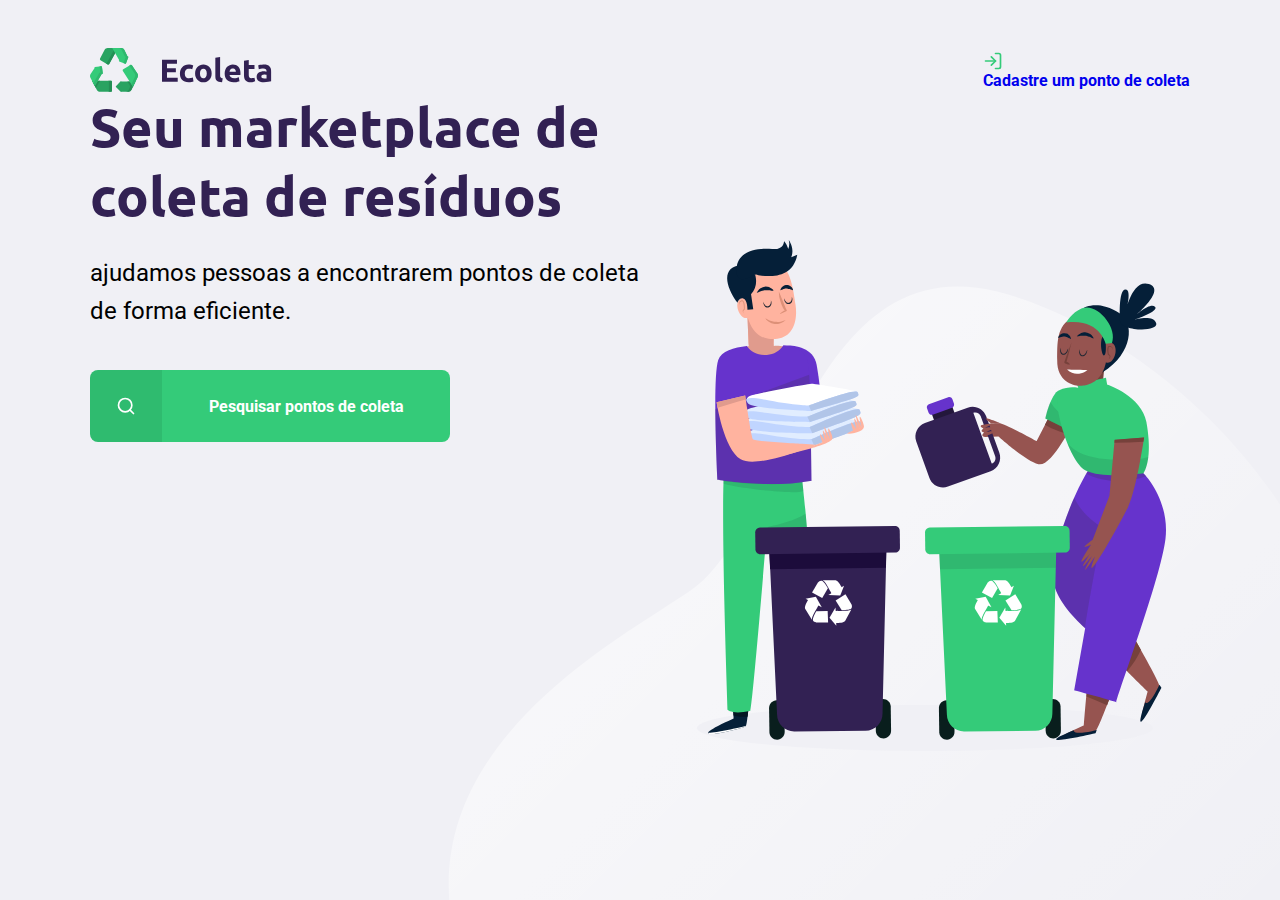
<file: index.html>
<!DOCTYPE html>
<html lang="pt_br">

     <!--
     HTML - Hipertext Markup Language ou (Linguagem de marcação de hiper texto)       
      -->
   <head>
      <meta charset="UTF-8">
      <meta name="viewport" content="width=device-width, initial-scale=1.0">
      <title>Ecoleta</title>
   

      <link href="https://fonts.googleapis.com/css2?family=Roboto&family=Ubuntu:wght@700&display=swap" rel="stylesheet">

      <link rel="stylesheet" href="/styles/main.css">
      <link rel="stylesheet" href="/styles/home.css">
      <link rel="stylesheet" href="/styles/modal.css">


      <link rel="stylesheet" href="/styles/responsive.css">
     
   </head>
<body>


   <div id="page-home">
      <div class="content">
         <header>
            <img src="/assets/logo.svg" alt="Logomarca">
            <a href="http://google.com.br">
               <span></span>
               Cadastre um ponto de coleta
            </a>   
         </header>
   
         <main>
            <h1>Seu marketplace de coleta de resíduos</h1>
        
            <p>ajudamos pessoas a encontrarem pontos de coleta  de forma eficiente.</p>

            <a href="#"><span></span><strong>Pesquisar pontos de coleta</strong></a>
 
         <main>

      </div>
   </div>  
   
   <div id="modal" class="hide">
      <div class="content">
         <div class="header">
            <h1>Pontos de Coleta</h1>
            <a href="#">Fechar</a>
         </div>
         <form action="">
            <label for="search">Cidade</label>
            <div class="search field">
               <input 
               type="text"
               name="search"
               placeholder="Pesquise por Cidade"
               >
               <button>
                  <img src="/assets/search.svg" alt="Buscar">
               </button>

            </div>

         </form>
      </div>
   </div>
   <scripts src="/scripts/index.js"></scripts>
</body>
</html>
</file>
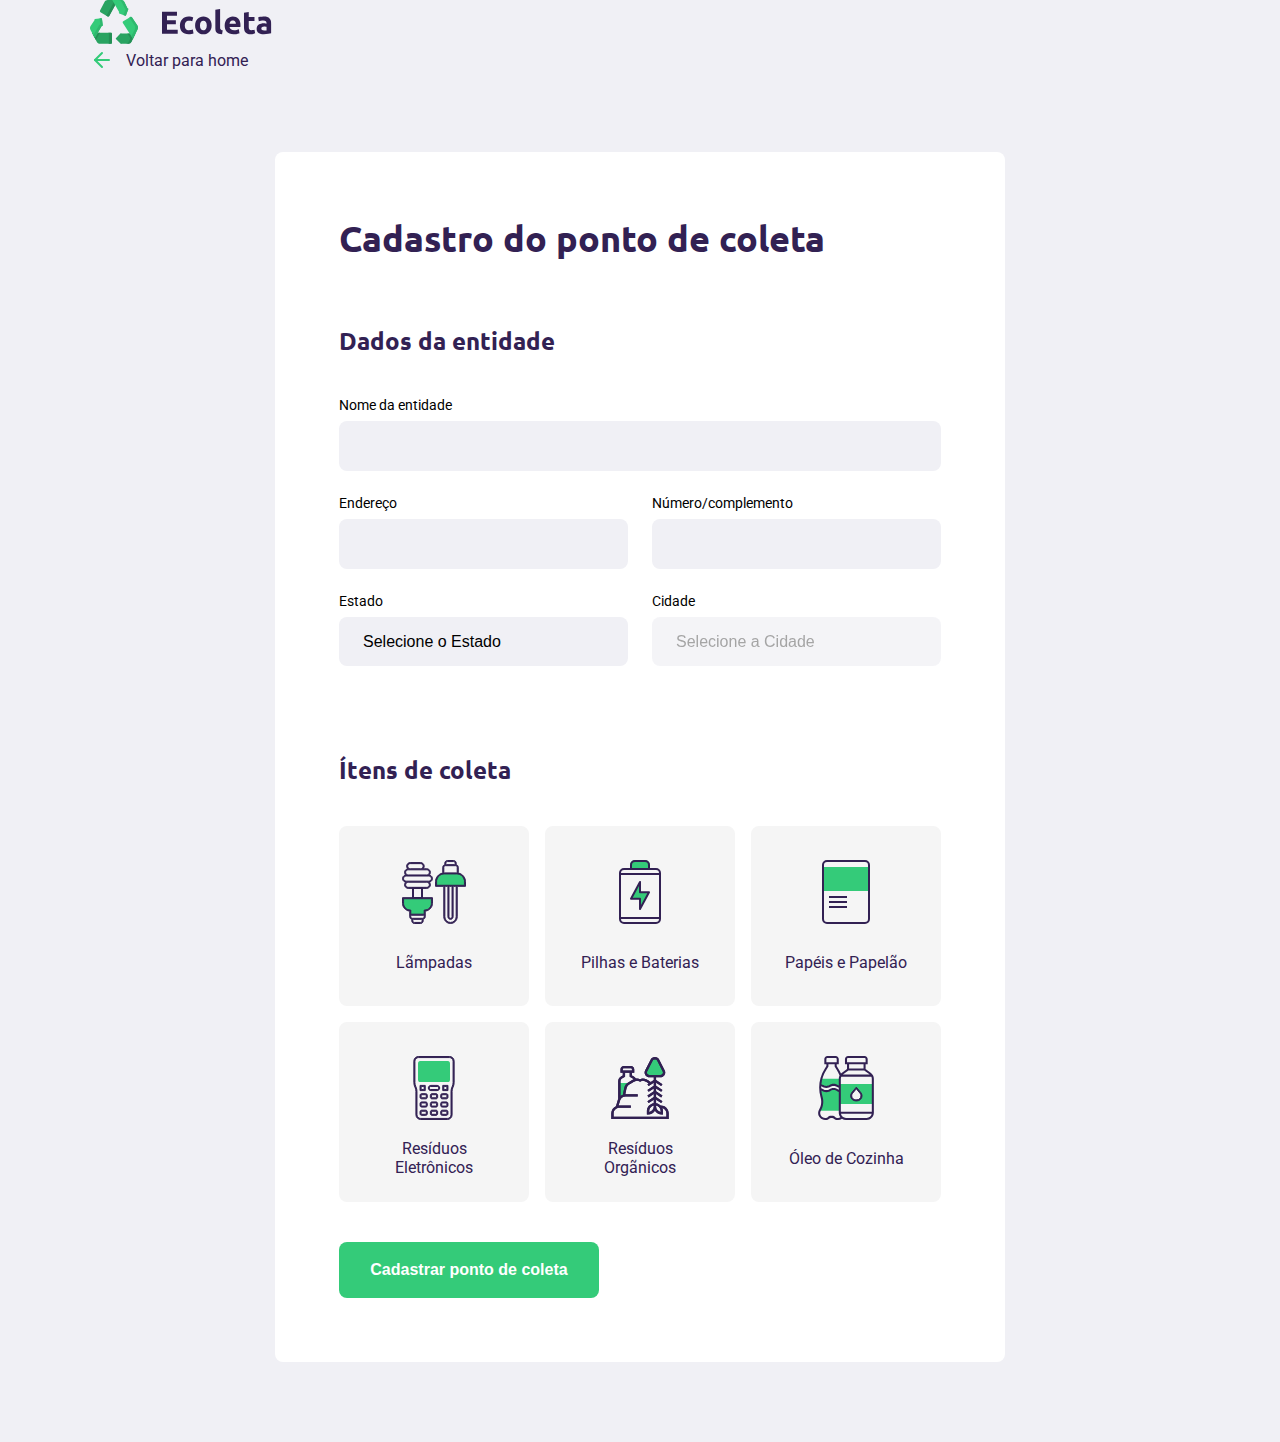
<file: create-point.html>
<!DOCTYPE html>
<html lang="pt_br">

    
   <head>
      <meta charset="UTF-8">
      <meta name="viewport" content="width=device-width, initial-scale=1.0">
      <title>Criar um ponto de coleta</title>
   
      
      <link href="https://fonts.googleapis.com/css2?family=Roboto&family=Ubuntu:wght@700&display=swap" rel="stylesheet">

      <link rel="stylesheet" href="/styles/main.css"> 
      <link rel="stylesheet" href="/styles/create-point.css"> 

      <link rel="stylesheet" href="/styles/responsive.css">

   </head>
<body>


   <div id="page-criate-point">
      
         <header>
            <img src="/assets/logo.svg" alt="Logomarca">
            <a href="http://google.com.br">
               <span></span>
               Voltar para home
            </a>   
         </header>

         <form action="">

            <h1>Cadastro do ponto de coleta</h1>

            <fieldset>
                <legend>
                   <h2>Dados da entidade</h2>
                </legend>


                <div class="field">
                     <label for="name">Nome da entidade</label>
                     <input type="text" name="name" required>
                </div>

                <div class="field-group">
                    <div class="field">
                        <label for="address">Endereço</label>
                        <input type="text" name="address"required>
                    </div>

                    <div class="field">
                        <label for="address2">Número/complemento</label>
                        <input type="text" name="address2"required>
                    </div>
                </div>



                <div class="field-group">
                    <div class="field">
                        <label for="state">Estado</label>
                        <select name="uf" required>
                            <option value="">Selecione o Estado</option>
                        </select>

                        <input type="hidden" name="state">
                    </div>

                    <div class="field">
                        <label for="city">Cidade</label>
                        <select name="city" disabled required>
                            <option value="">Selecione a Cidade</option>

                        </select>
                    </div>
                </div>

                
            </fieldset>

            <fieldset>
                <Legend>
                    <h2>Ítens de coleta</h2>
                </Legend>

                <div class="items-grid">
                    <li data-id="1"> 
                        <img src="/assets/lampadas.svg" alt="Lãmpadas">
                        <span>Lãmpadas</span>
                    </li>

                    <li data-id="2">
                        <img src="/assets/baterias.svg" alt="Pilhas e Baterias">
                        <span>Pilhas e Baterias</span>
                    </li>

                    <li data-id="3">
                        <img src="/assets/papeis-papelao.svg" alt="Papéis e Papelão">
                        <span>Papéis e Papelão</span>
                    </li>

                    <li data-id="4">
                        <img src="/assets/eletronicos.svg" alt="Resíduos Eletrônicos">
                        <span>Resíduos Eletrônicos</span>
                    </li>

                    <li data-id="5">
                        <img src="/assets/organicos.svg" alt="Resíduos Orgãnicos">
                        <span>Resíduos Orgãnicos</span>
                    </li>

                    <li data-id="6">
                        <img src="/assets/oleo.svg" alt="Óleo de Cozinha">
                        <span>Óleo de Cozinha</span>
                    </li>
                </div>

                <input type="hidden" name="items">
            
            </fieldset>
                
           

            <button type="submit">Cadastrar ponto de coleta</button>

         </form>
   
   </div> 
   
   <script src="/scripts/create-point.js"></script>

</body>
</html>
</file>
<file: styles/main.css>
﻿
:root {
     --title-color: #322153;
     --primary-color:  #34cb79;
}

  * {
    margin: 0;
    padding: 0;
    box-sizing: border-box;
  }

 html{

        font-family: Roboto, sans-serif; /*com so tem um nome nao é preciso das aspas*/
    }

    body {
         background: #f0f0f5;
         -webkit-font-smoothing: antialiased;
    }

    a {
         text-decoration:  none;
    }

    h1, h2, h3, h4, h5, h6 {
         font-family: 'Ubuntu', sans-serif;
         color: var(--title-color);
    }

    /* BOX MODEL

    Modelo de Caixa
    Toda caixa tem
    largura, altura, espaçamentos,preenchimentos,
    bordas, cor, fundo,maneira que é vista pelo html (display),
    posicionamentos, alinhamentos

*/

/*################################################################
 header foi criado como exemplo - 

    header {
         display: flex;
         align-items: center;
         justify-content: space-between;
      }
     
           .red {
               background-color: red;
               }
           .content { 
              width: 90%;
              max-width: 1100px;
              margin: 0 auto;
         }  

   /*  ########################################################################################
        Tudo que esta ligado a page-home foi deslocado para a criação do arquivo home.css
        na reutilização do codigo observar como desfazer os comentarios. consultar rascunho.txt. 

    #page-home {
         height: 100vh;

         background: url('../assets/home-background.svg') no-repeat;
         background-position: 35vw bottom;
    }

    #page-home .content { 
         width: 90%;
         max-width: 1100px;
         height: 100%;

         margin: 0 auto;

         display: flex;

         flex-direction: column;
    }
    
    #page-home header {

          margin-top: 48px;

          display: flex;
          align-items: center;
          justify-content: space-between;
    }

     #page-home header a {
          display: flex
          color var(--title-color);
          font-weight: 700;
     }

     #page-home header a span {
          margin-right: 16px;
          display: flex;

          background-image:  url('../assets/log-in.svg');

          width: 20px;
          height: 20px;
     }
     #page-home main {
          max-width: 560px;
         /* height: 600px;substituido pelo flex: 1;*/

 /*         flex: 1;

          display: flex;
          flex-direction: column;
          justify-content: center;
     }

     #page-home main h1 {
          font-size: 54px;

          /* color: var(--title-color); */
     }

  /*   #page-home main p {
          font-size: 24px;
          line-height: 38px;
          margin-top: 24px;
     }

     #page-home main a {
          width: 100%;
          max-width: 360px;
          height: 72px;

          border-radius: 8px;

          display: flex;
          align-items: center;

          margin-top: 40px;

          background: var(--primary-color);

          transition: 400ms;

         /* font-weight: bold;*/
         /* color: white;*/
/*
     }

     #page-home main a:hover {
          background-color: #2fb86e;
     }

     #page-home main a span {
          width: 72px;
          height: 72px;

          border-top-left-radius: 8px;
          border-bottom-left-radius: 8px;

          background-color: rgba(0, 0, 0, 0.08);

          display: flex;
          align-items: center;
          justify-content: center;
     }

     #page-home main a span::after {
          content: "";
          background-image: url('../assets/search.svg');

          width: 20px;
          height: 20px;
     }
     #page-home main a strong {
          flex: 1;
          color: white;
          text-align: center;
     } 
   /*<!-- ####################################################
   Codigo enviado para criação de - responsive.css

   @media (max-width: 900px) {
          #page-home {
               background-position-x: 70vw;
          }

          #page-home content {
               align-items: center;
               text-align: center;
          }

          #page-home header a {
               position: absolute;
               bottom: 48px;

               left: 50%;
               transform: translateX(-50%);
          }
          #page-home main {
               align-items: center;
          }
     } -->*/
</file>
<file: styles/home.css>
#page-home {
    height: 100vh;

    background: url('../assets/home-background.svg') no-repeat;
    background-position: 35vw bottom;
}

#page-home .content { 
    width: 90%;
    max-width: 1100px;
    height: 100%;

    margin: 0 auto;

    display: flex;

    flex-direction: column;
}

#page-home header {

     margin-top: 48px;

     display: flex;
     align-items: center;
     justify-content: space-between;
}

#page-home header a {
     display: flex
     color var(--title-color);
     font-weight: 700;
}

#page-home header a span {
     margin-right: 16px;
     display: flex;

     background-image:  url('../assets/log-in.svg');

     width: 20px;
     height: 20px;
}
#page-home main {
     max-width: 560px;
    /* height: 600px;substituido pelo flex: 1;*/

     flex: 1;

     display: flex;
     flex-direction: column;
     justify-content: center;
}

#page-home main h1 {
     font-size: 54px;

     /* color: var(--title-color); */
}

#page-home main p {
     font-size: 24px;
     line-height: 38px;
     margin-top: 24px;
}

#page-home main a {
     width: 100%;
     max-width: 360px;
     height: 72px;

     border-radius: 8px;

     display: flex;
     align-items: center;

     margin-top: 40px;

     background: var(--primary-color);

     transition: 400ms;

    /* font-weight: bold;*/
    /* color: white;*/

}

#page-home main a:hover {
     background-color: #2fb86e;
}

#page-home main a span {
     width: 72px;
     height: 72px;

     border-top-left-radius: 8px;
     border-bottom-left-radius: 8px;

     background-color: rgba(0, 0, 0, 0.08);

     display: flex;
     align-items: center;
     justify-content: center;
}

#page-home main a span::after {
     content: "";
     background-image: url('../assets/search.svg');

     width: 20px;
     height: 20px;
}
#page-home main a strong {
     flex: 1;
     color: white;
     text-align: center;
}
</file>
<file: styles/modal.css>
#modal {
    background-color: #0e0a14ef;

    height: 100vh;
    width: 100vw;

    position: fixed;
    top: 0;

    display: flex;
    justify-content: center;
    align-items: center;

    transition: 400ms;    
}

#modal.hide {
    display: none;
}


#modal .content {
    color: white;

    width: 420px;

}

#modal .header {
    display: flex;
    align-items: center;
    justify-content: space-between;

}

#modal .header a {
    background-image: url("../assets/x.svg");

    width: 20px;
    height: 20px;

    display: flex;

    font-size: 0.01px;
}

#modal .header h1 {
    color: white;

    font-size: 36px;
    line-height: 42px;
}

#modal form label {
    font-size: 14px;
    line-height: 16px;

    display: block;
    margin-bottom: 8px;
}

#modal form .field {
    display: flex;
}
 
#modal form input {
    flex: 1;

    background-color: #f0f0f5;

    border-radius: 8px 0 0 8px;
    border: 0;

    padding: 16px 24px;

    font-size: 16px;
    color: #6c6c80;

}
#modal form button {
    width: 72px;
    height: 72px;

    background-color: var(--primary-color);

    border: 0;
    border-radius: 0 8px 8px 0;
}

#modal form button:hover {
    background-color: #2fb85e;
}
</file>
<file: styles/responsive.css>
@media (max-width: 900px) {
    #page-home {
         background-position-x: 70vw;
    }

    #page-home content {
         align-items: center;
         text-align: center;
    }

    #page-home header a {
         position: absolute;
         bottom: 48px;

         left: 50%;
         transform: translateX(-50%);
    }
    #page-home main {
         align-items: center;
    }
}
@media (min-width: 1700px) {
    #page-home {
        background-position-x: 40vw;
    }
}
@media (max-height: 760px) {
    #page-home {
        background-position-y: 200px ;
</file>
<file: styles/create-point.css>
#page-criate-point{
    width: 90%;
    max-width: 1100px;
  /* alinhamento de caixa (pelo lado de fora da caixa)*/
    margin: 0 auto;
}

#page-create-point header {
    margin-top: 48px; /* tirar comentario*/

    display: flex;
    justify-content: space-between;
    /*align-items: center;/*teste */
}

#page-criate-point header a {
    color: var(--title-color);
    font-weight: bolt;

    display: flex;
    align-items: center;
}
#page-criate-point header a span {
    margin-right: 16px;
    background-image: url('../assets/arrow-left.svg');

    display: flex;

    width: 20px;
    height: 24px;
}

form {
background-color: white;

margin: 80px auto;
padding: 64px;

border-radius: 8px;

max-width: 730px;

}

form h1 {
   font-size: 36px;
}

form fieldset {
    margin-top: 64px;
    border: 0;
}

form legend {
    margin-bottom: 40px;
}

form legend h2 {
    font-size: 24px;
}

form .field {
    flex: 1;

    display: flex;
    flex-direction: column;

    margin-bottom: 24px;
}

form .field-group {
    display: flex;
}

form input,
form select {
    background-color: #f0f0f5;

    border: 0;
    padding: 16px 24px;
    font-size: 16px;

    border-radius: 8px;

   /* outline: none; mostra uma linha de mrcação no campo*/
}
form select {
    -webkit-appearance: none;
    -moz-appearance: none;
    appearance: none;
}

form label {
    font-size: 14px;
    margin-bottom: 8px;
}

form .field-group .field + .field {
    margin-left: 24px;

}

form button {
    width: 260px;
    height: 56px;

    background-color: var(--primary-color);
    border-radius: 8px;

    color: white;
    font-weight: bold;
    font-size: 16px;

    border: 0;

    margin-top:40px;

    transition: background-color 400ms;

}
form button:hover {
    background-color: #2fb86e;
}

.items-grid {
    display: grid;
    grid-template-columns: 1fr 1fr 1fr;
    gap: 16px;
}

.items-grid li {
    background-color: #f5f5f5;
    list-style: none;

    border: 2px solid #f5f5f5;
    border-radius: 8px;

    height: 180px;

    padding: 32px 24px 16px;

    display: flex;
    flex-direction: column;
    align-items: center;
    justify-content: space-between;

    text-align: center;

    cursor: pointer; /*dedinho do meuse*/
}

.items-grid li span {
    margin-top: 12px;

    flex: 1;

    display: flex;
    align-items: center;

    color: var(--title-color);
}

items-grid li.selected {
    background: #e1faec;
    border: 2px solid #34cb79;
}

.items-grid li img,
.items-grid li span {
    pointer-events: none;
}
</file>
